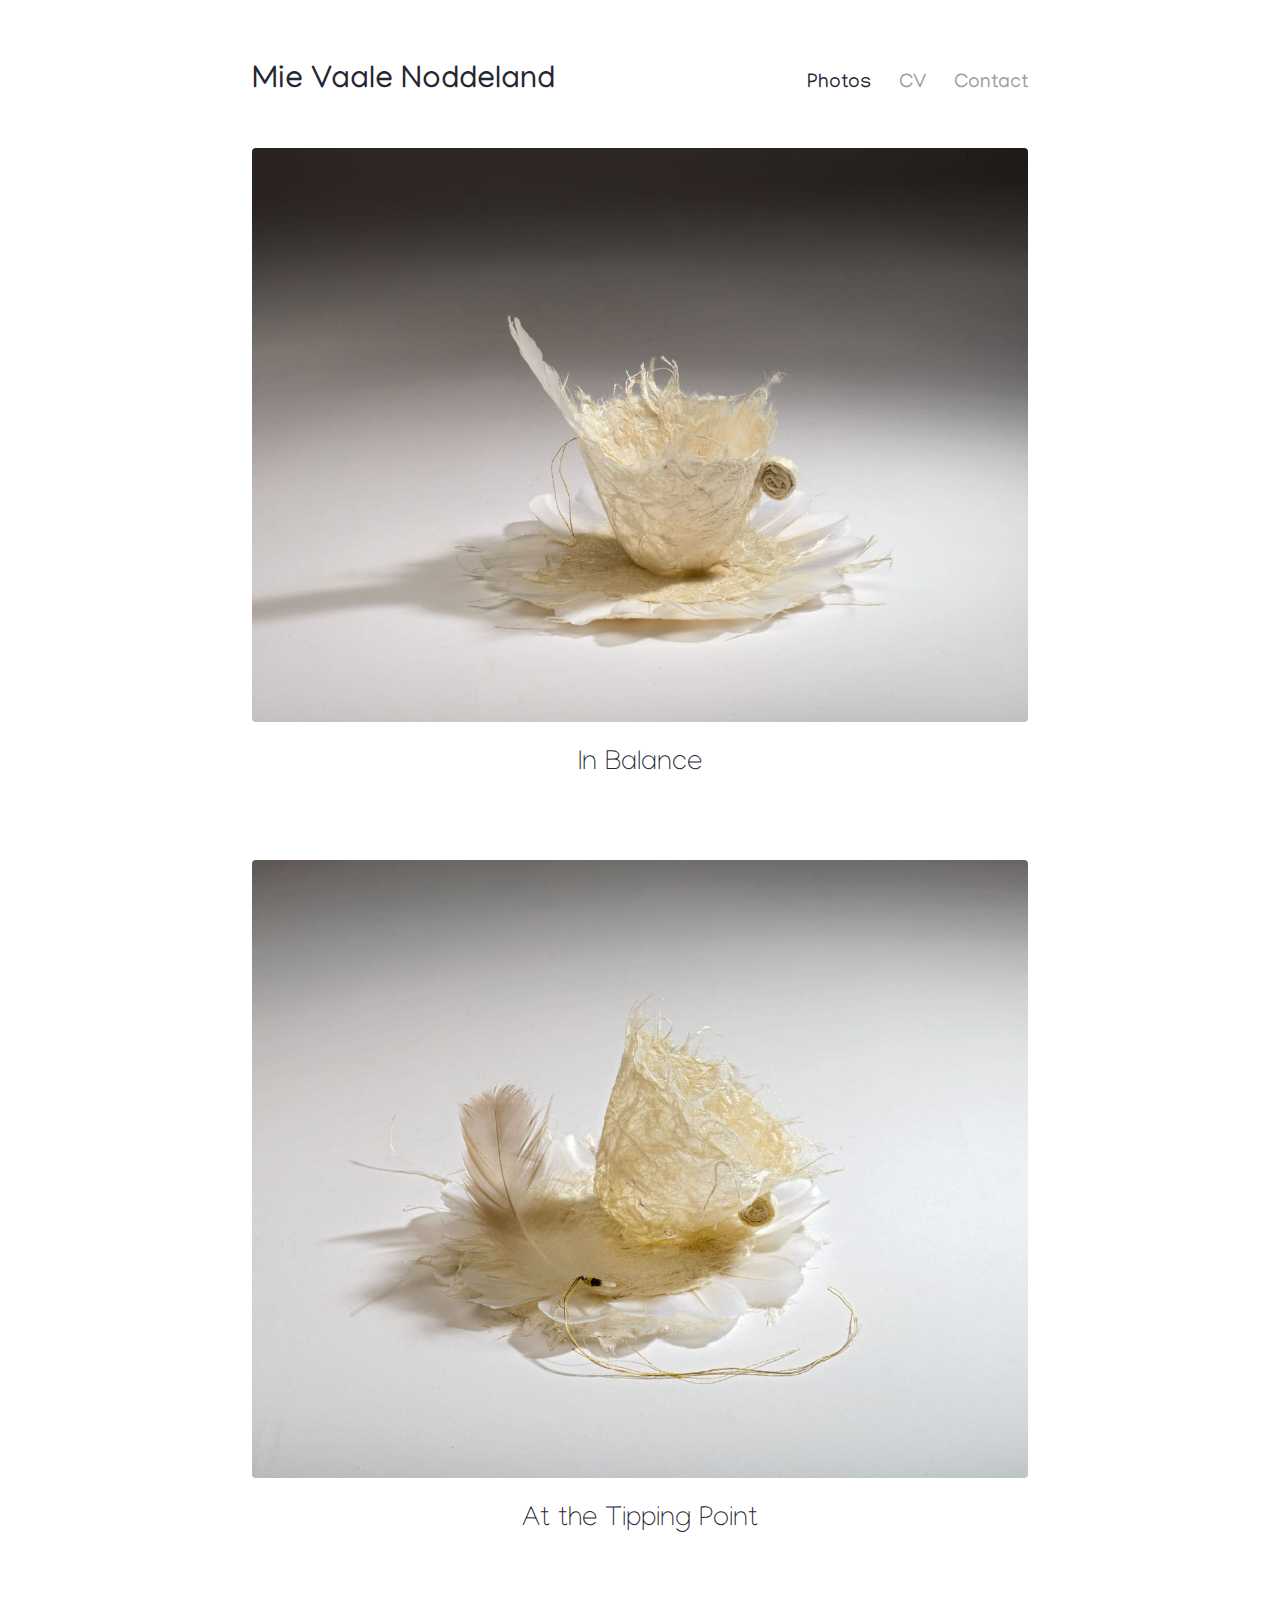
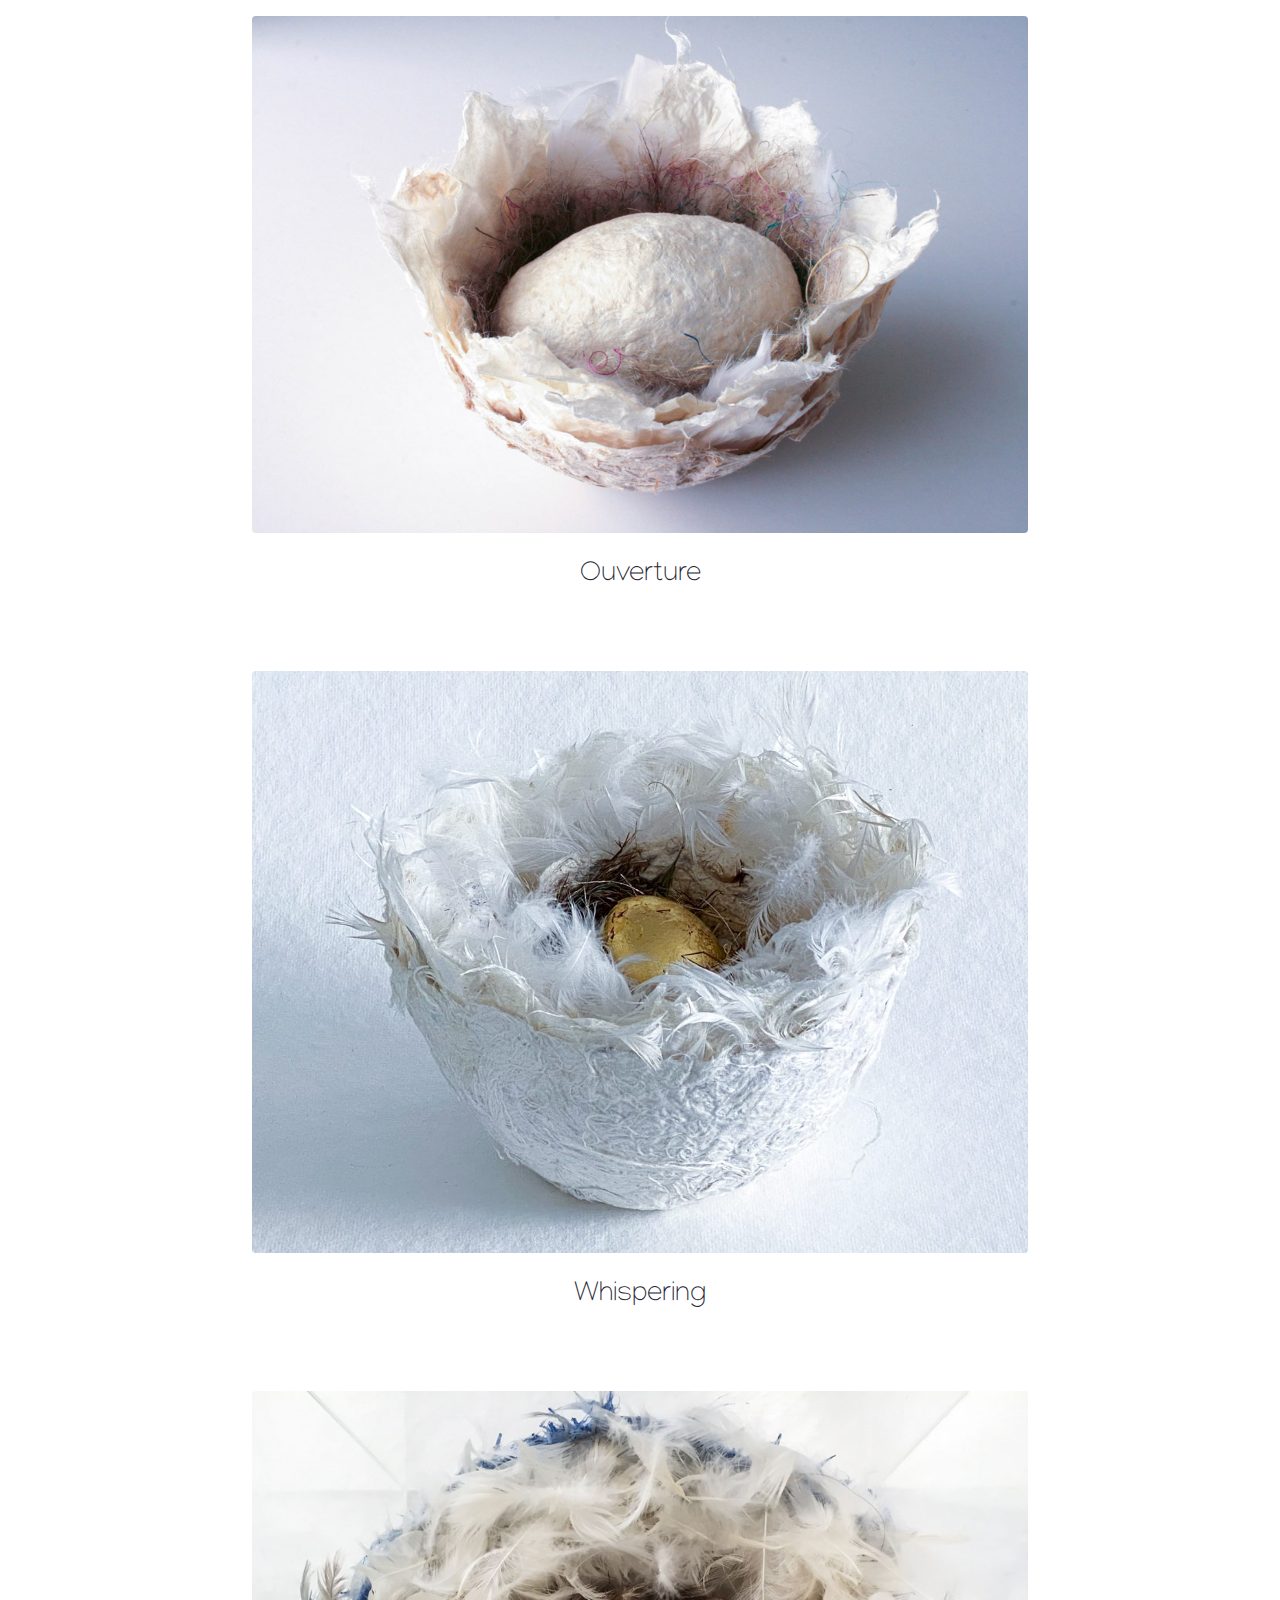
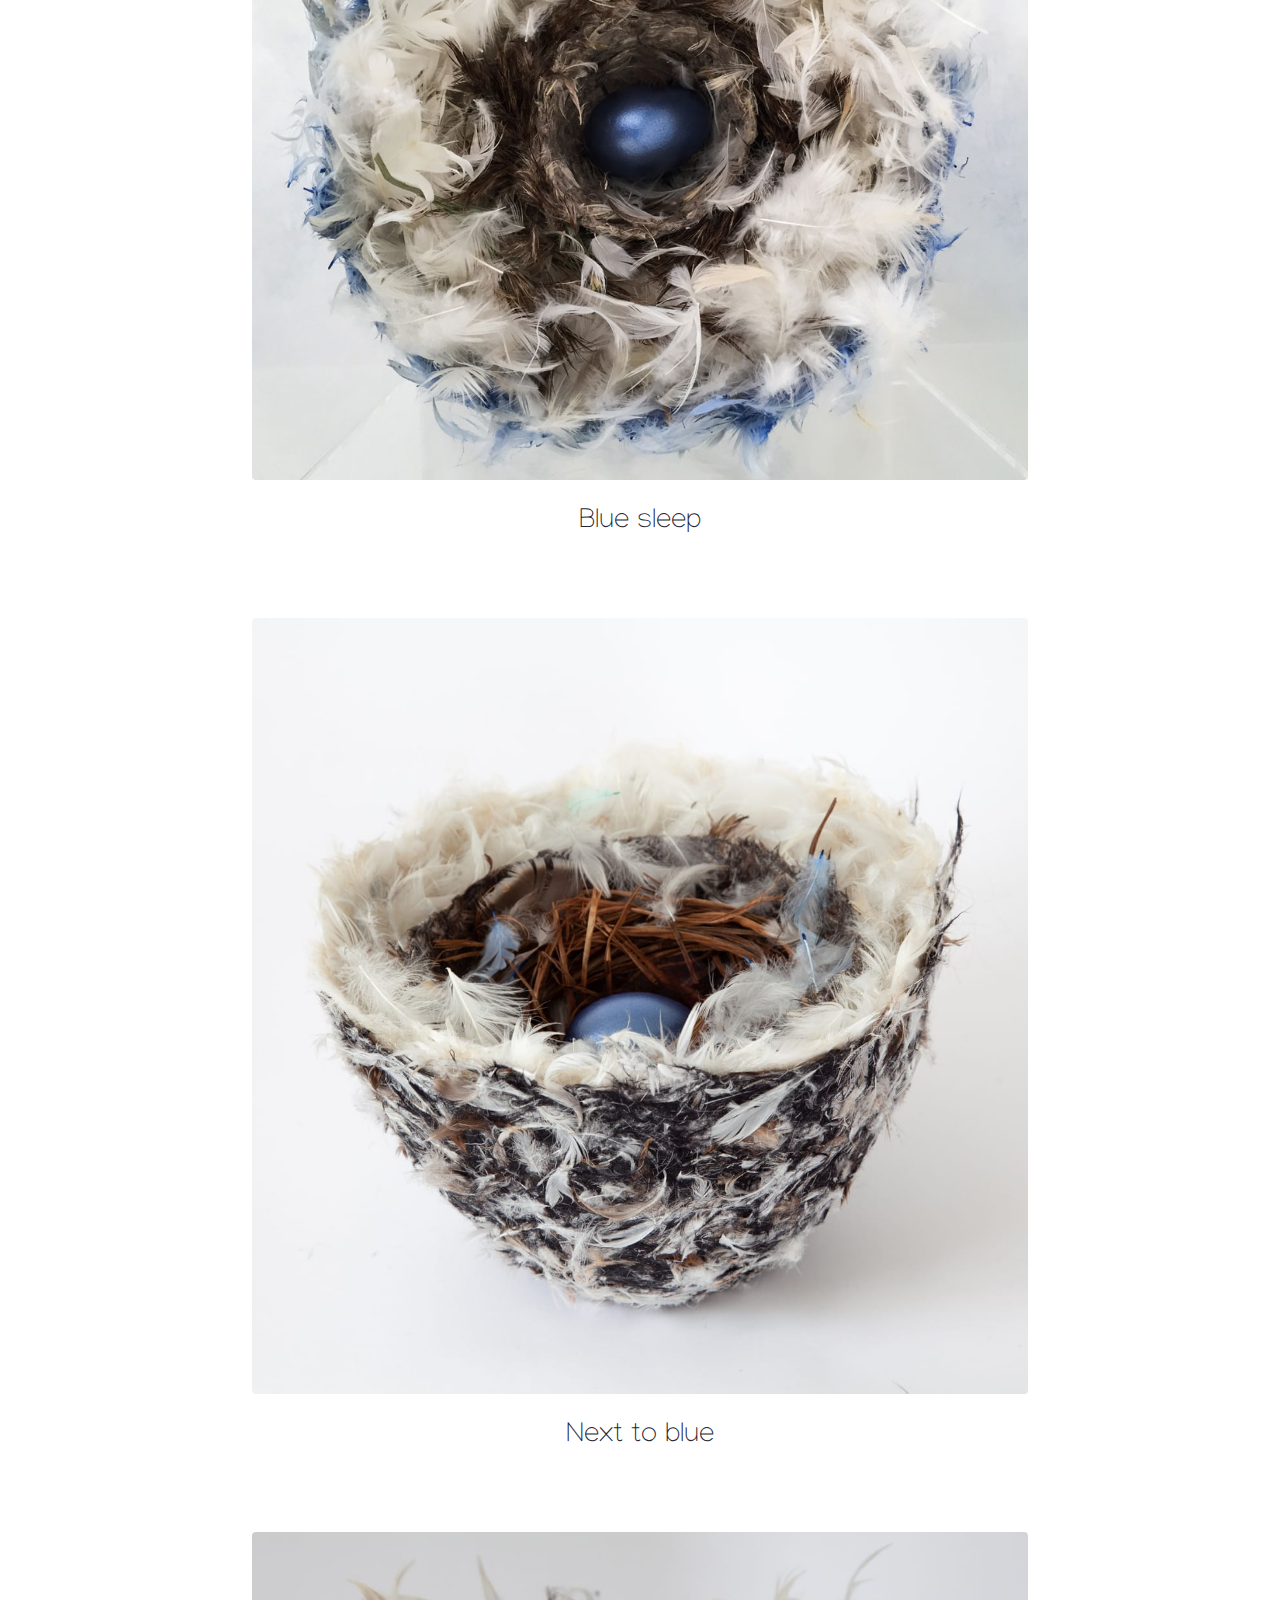
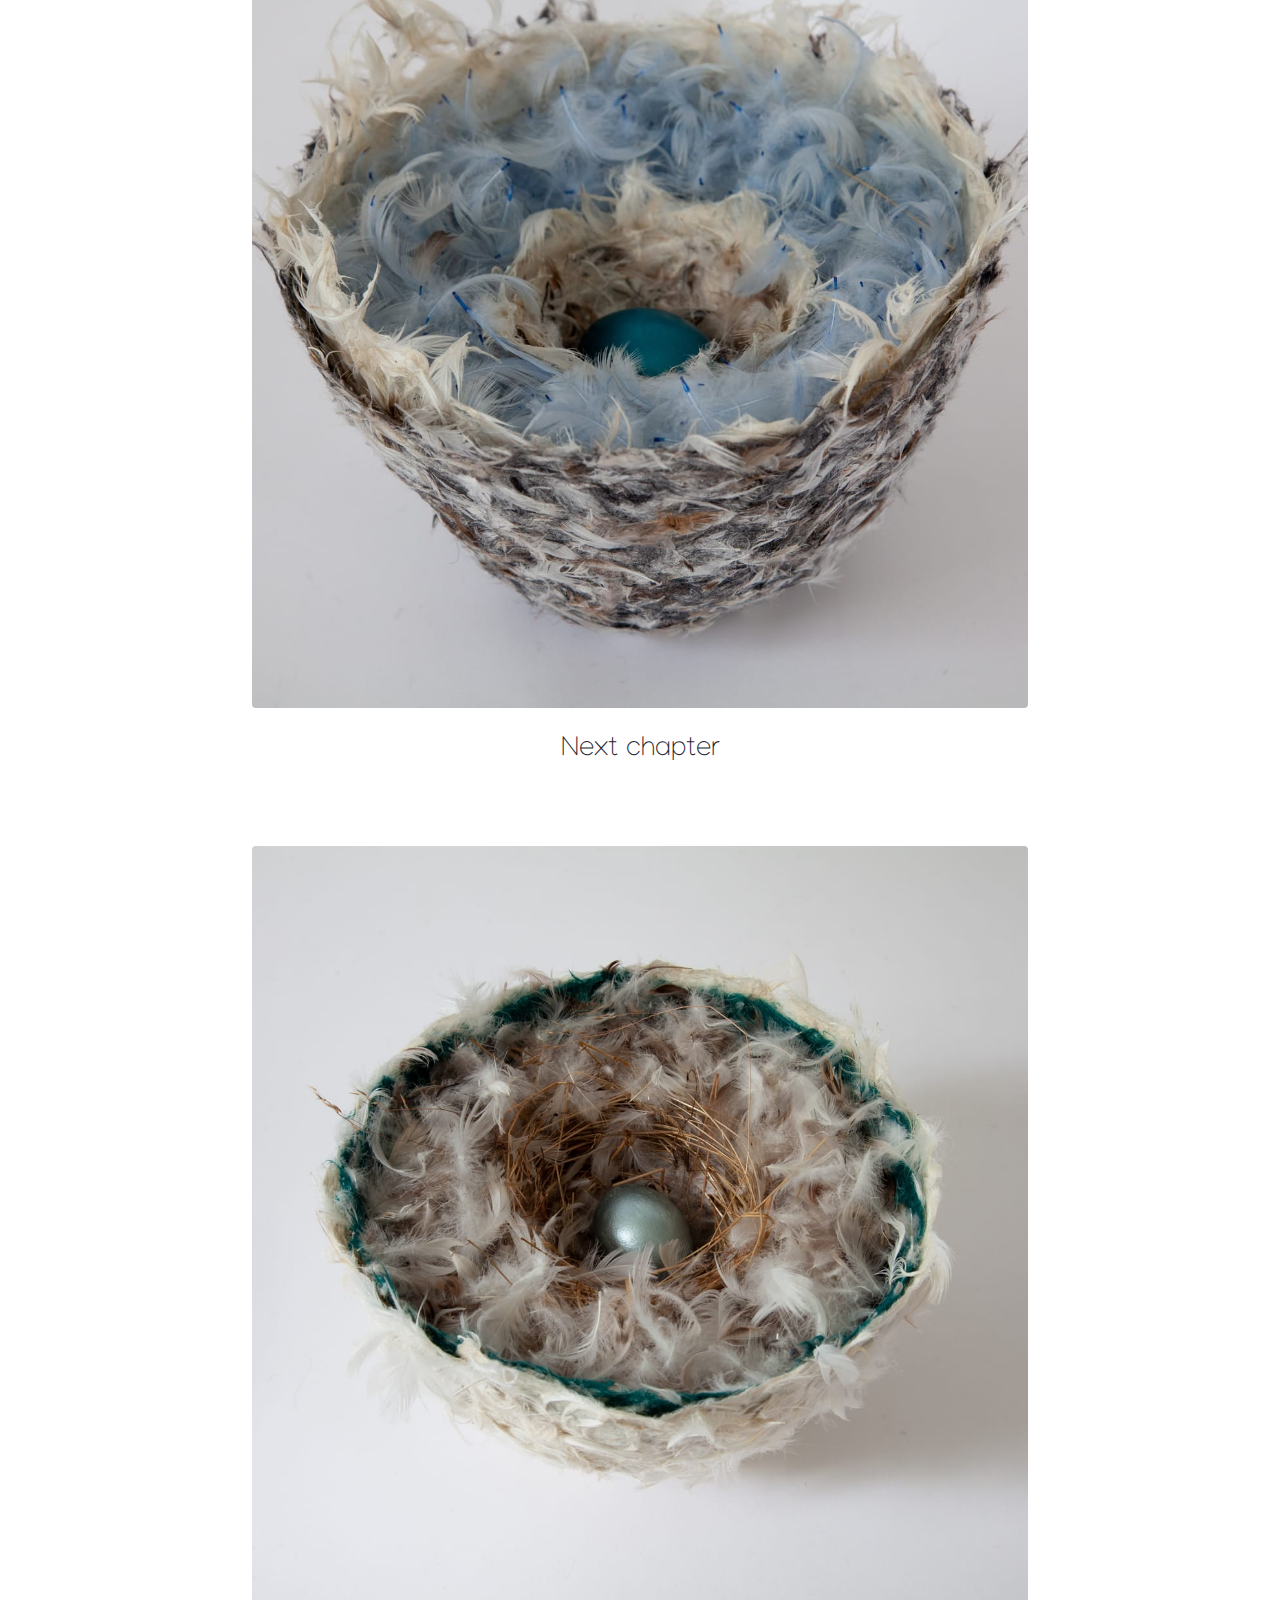
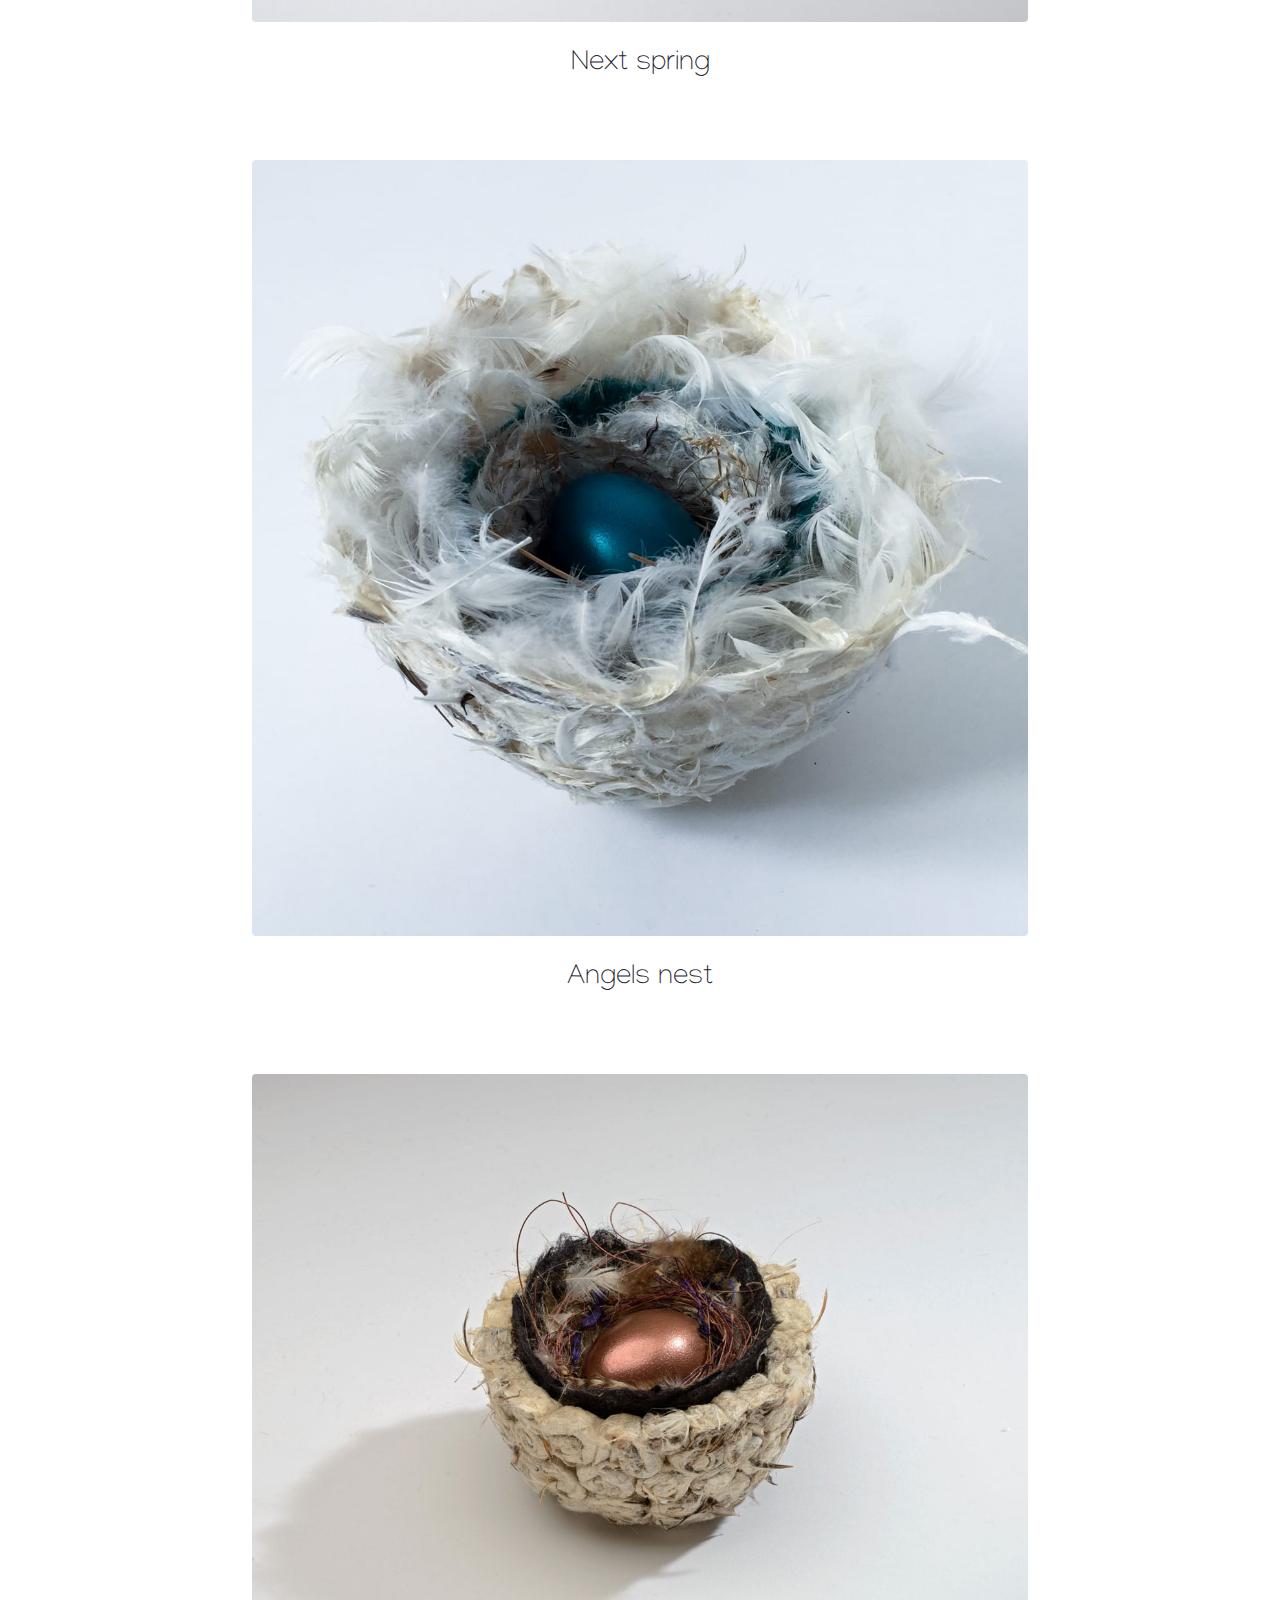
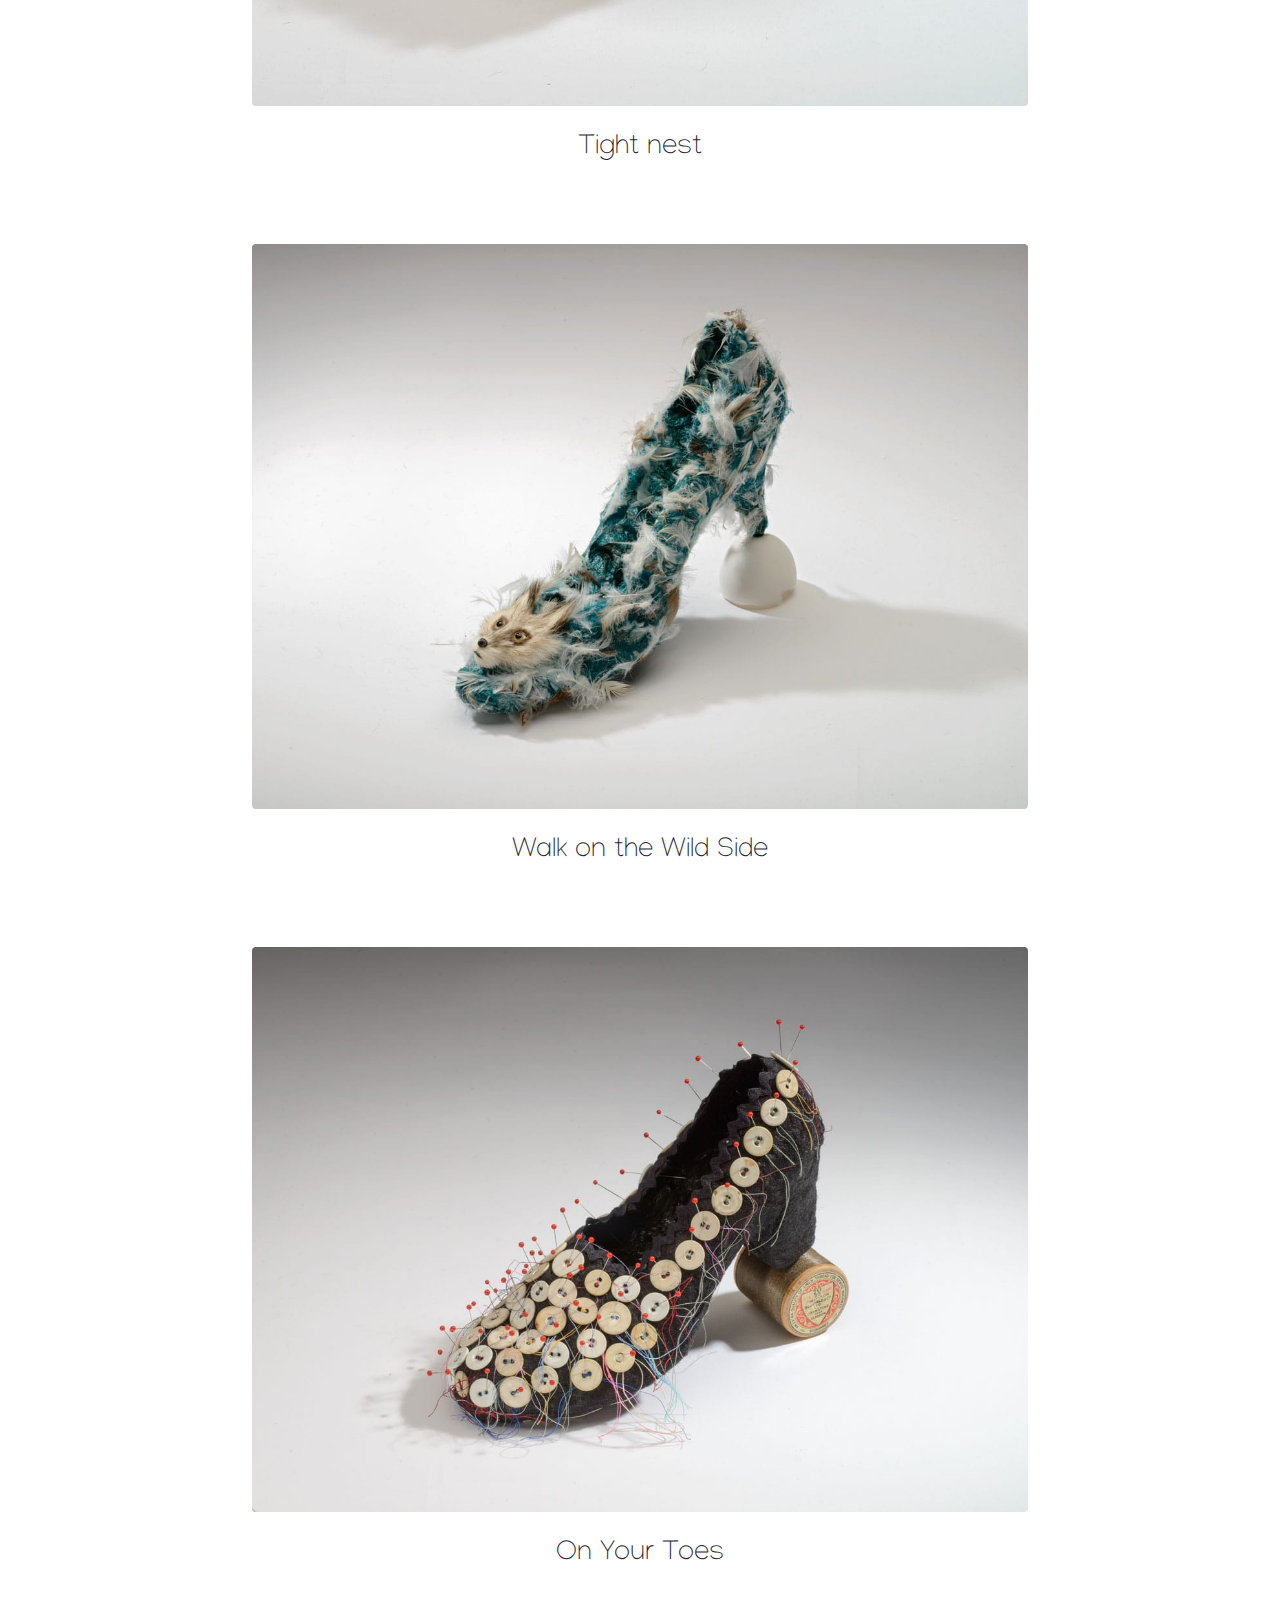
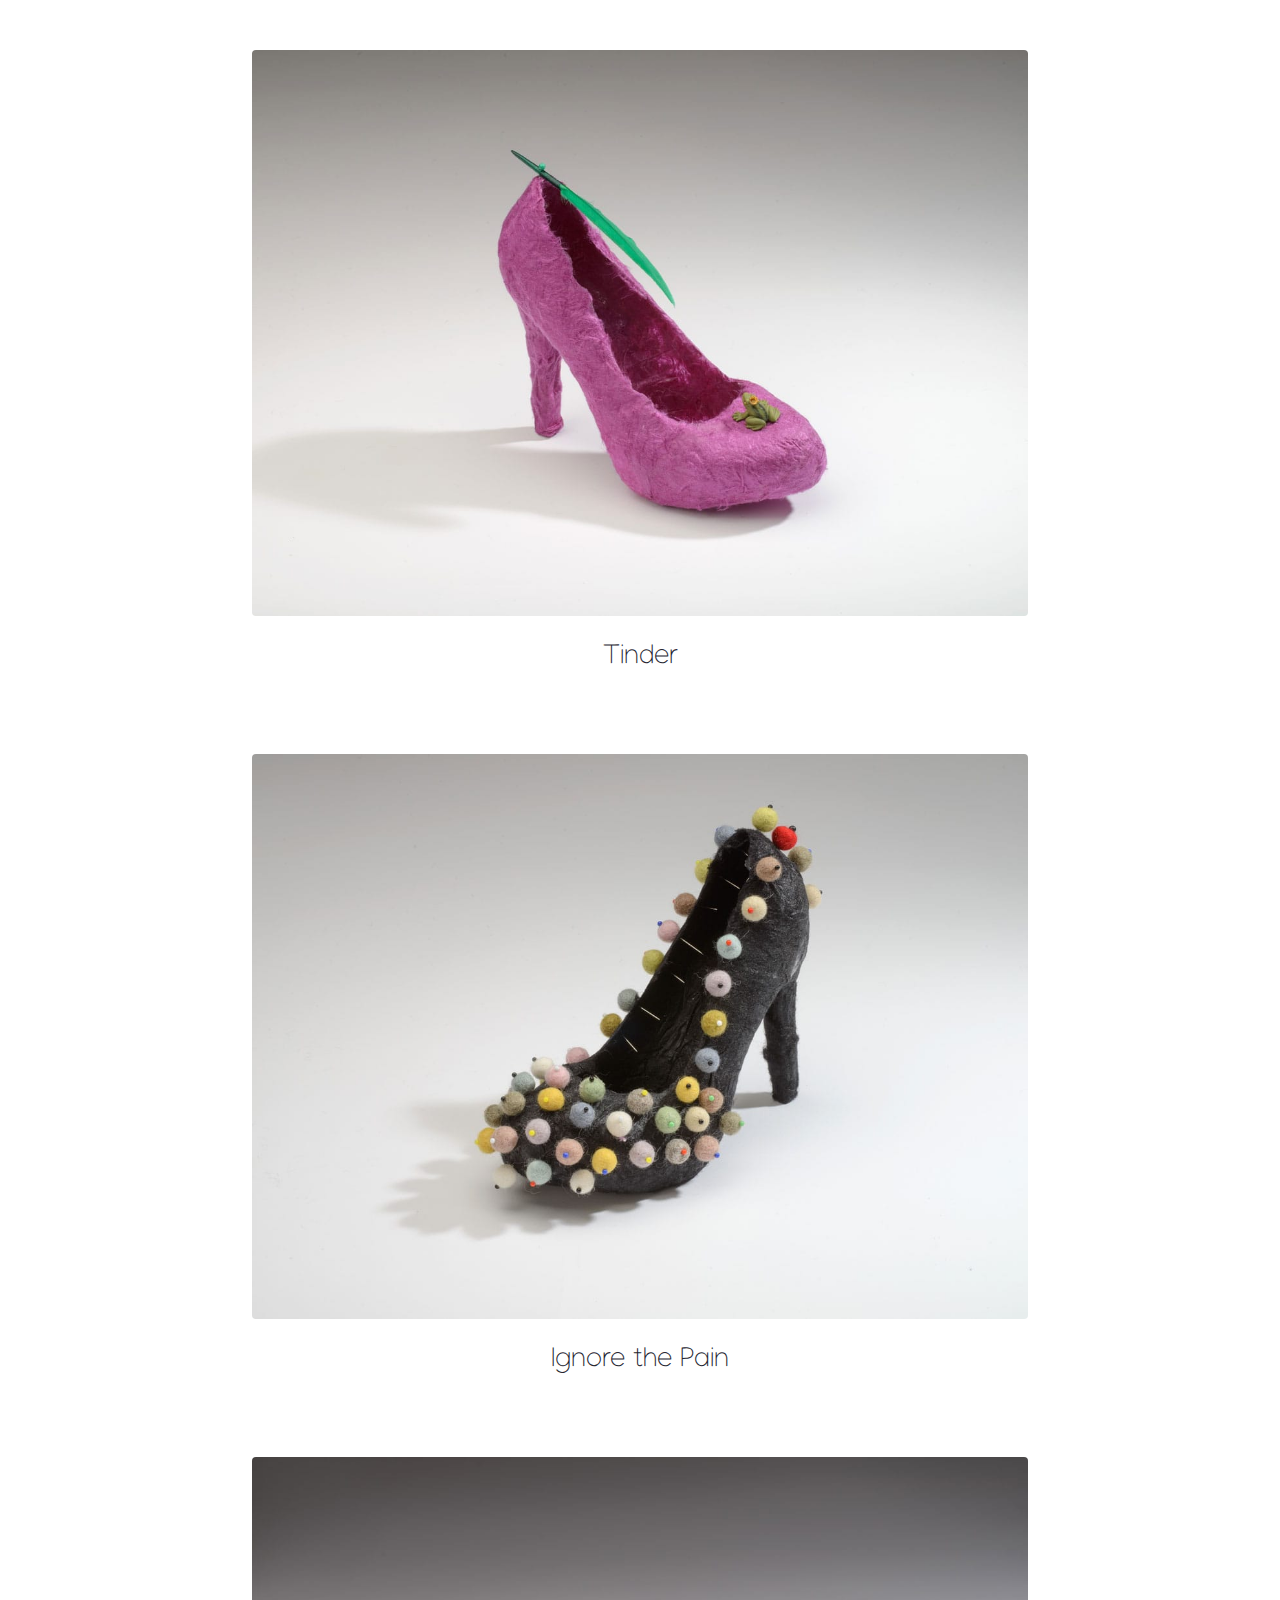
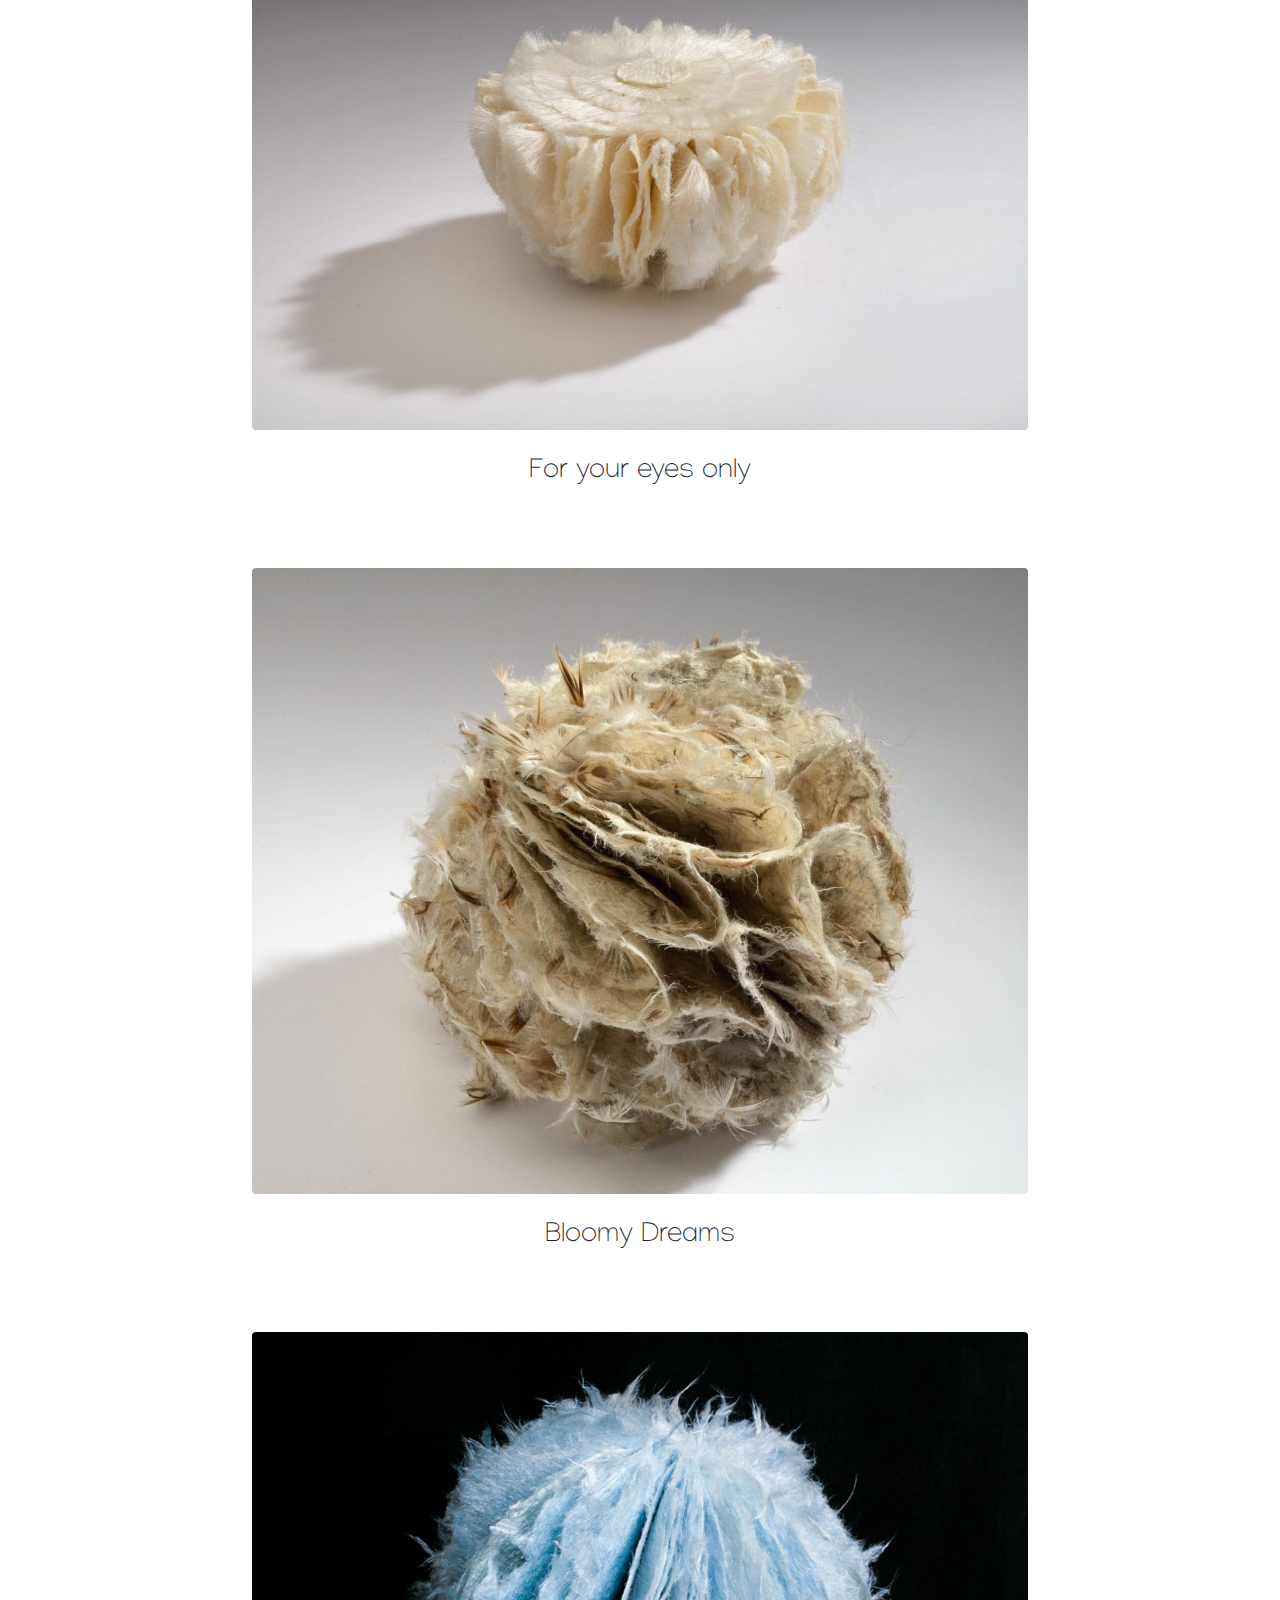
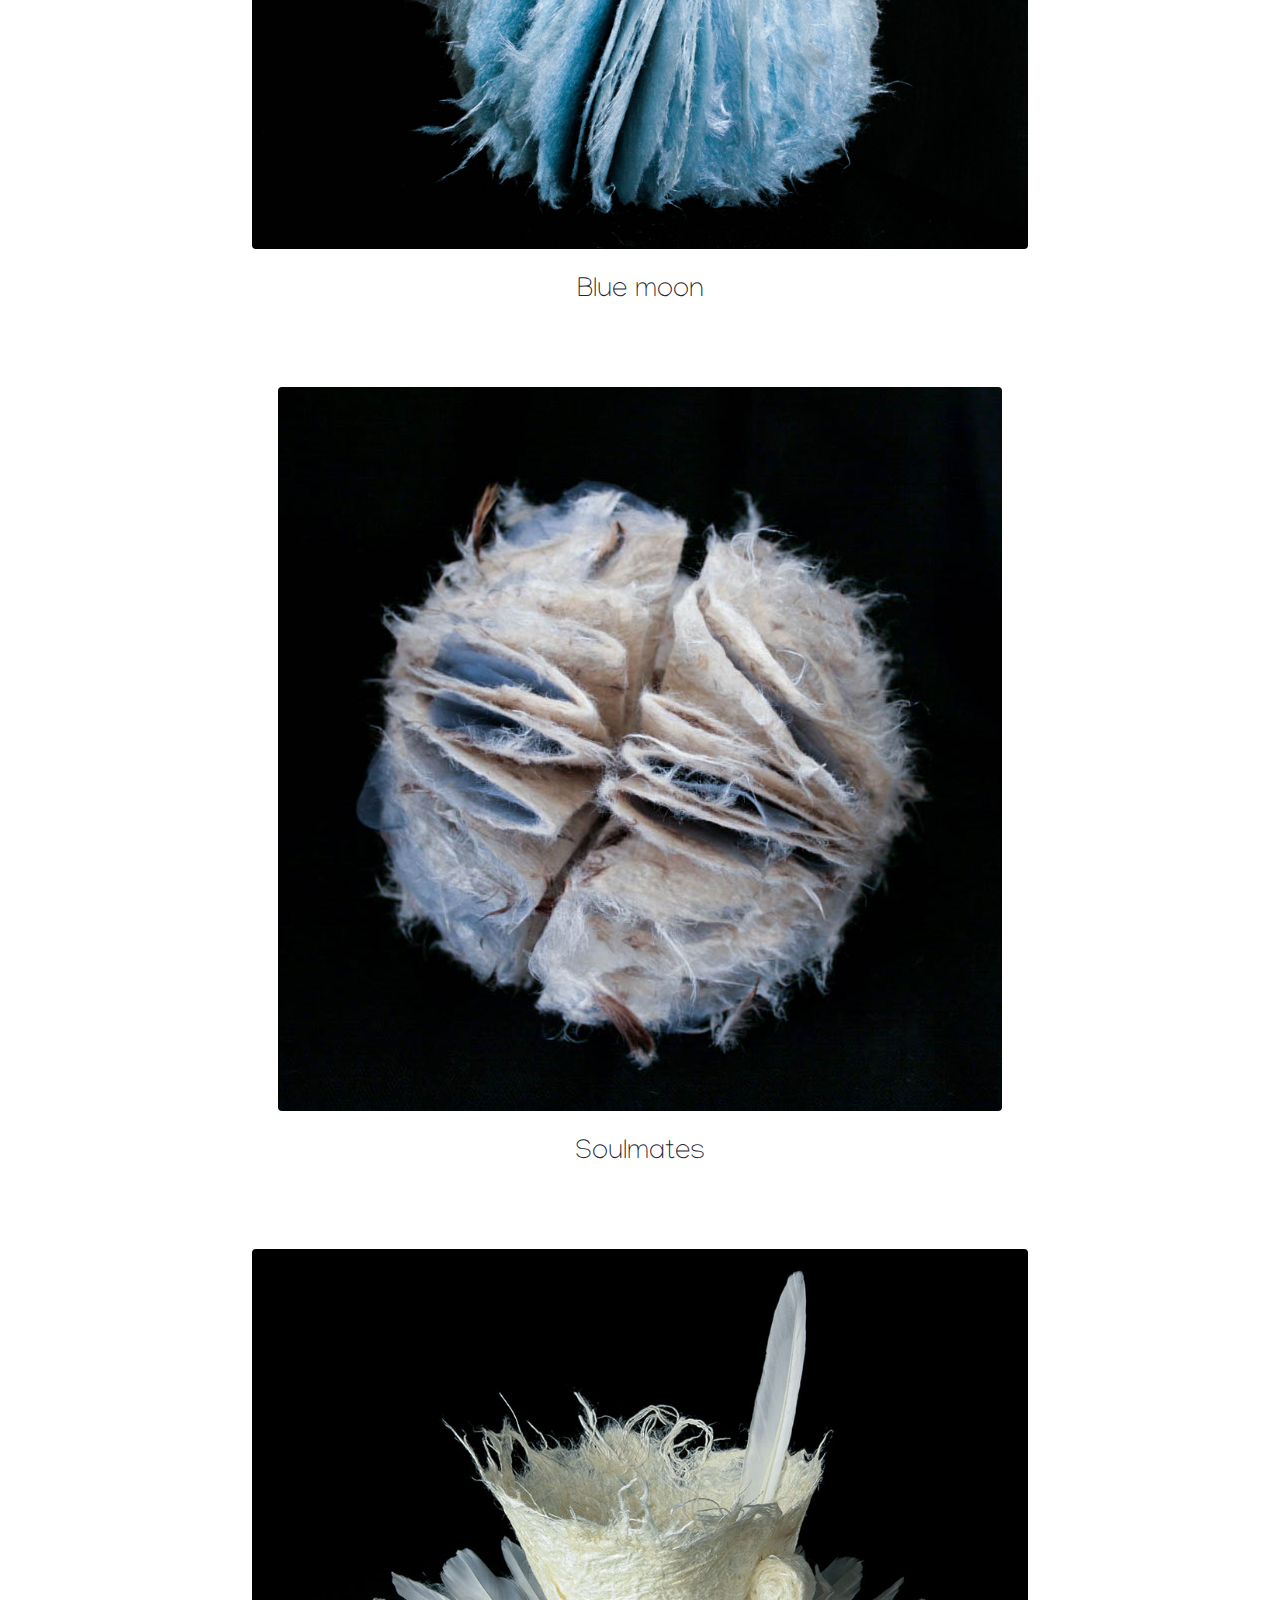
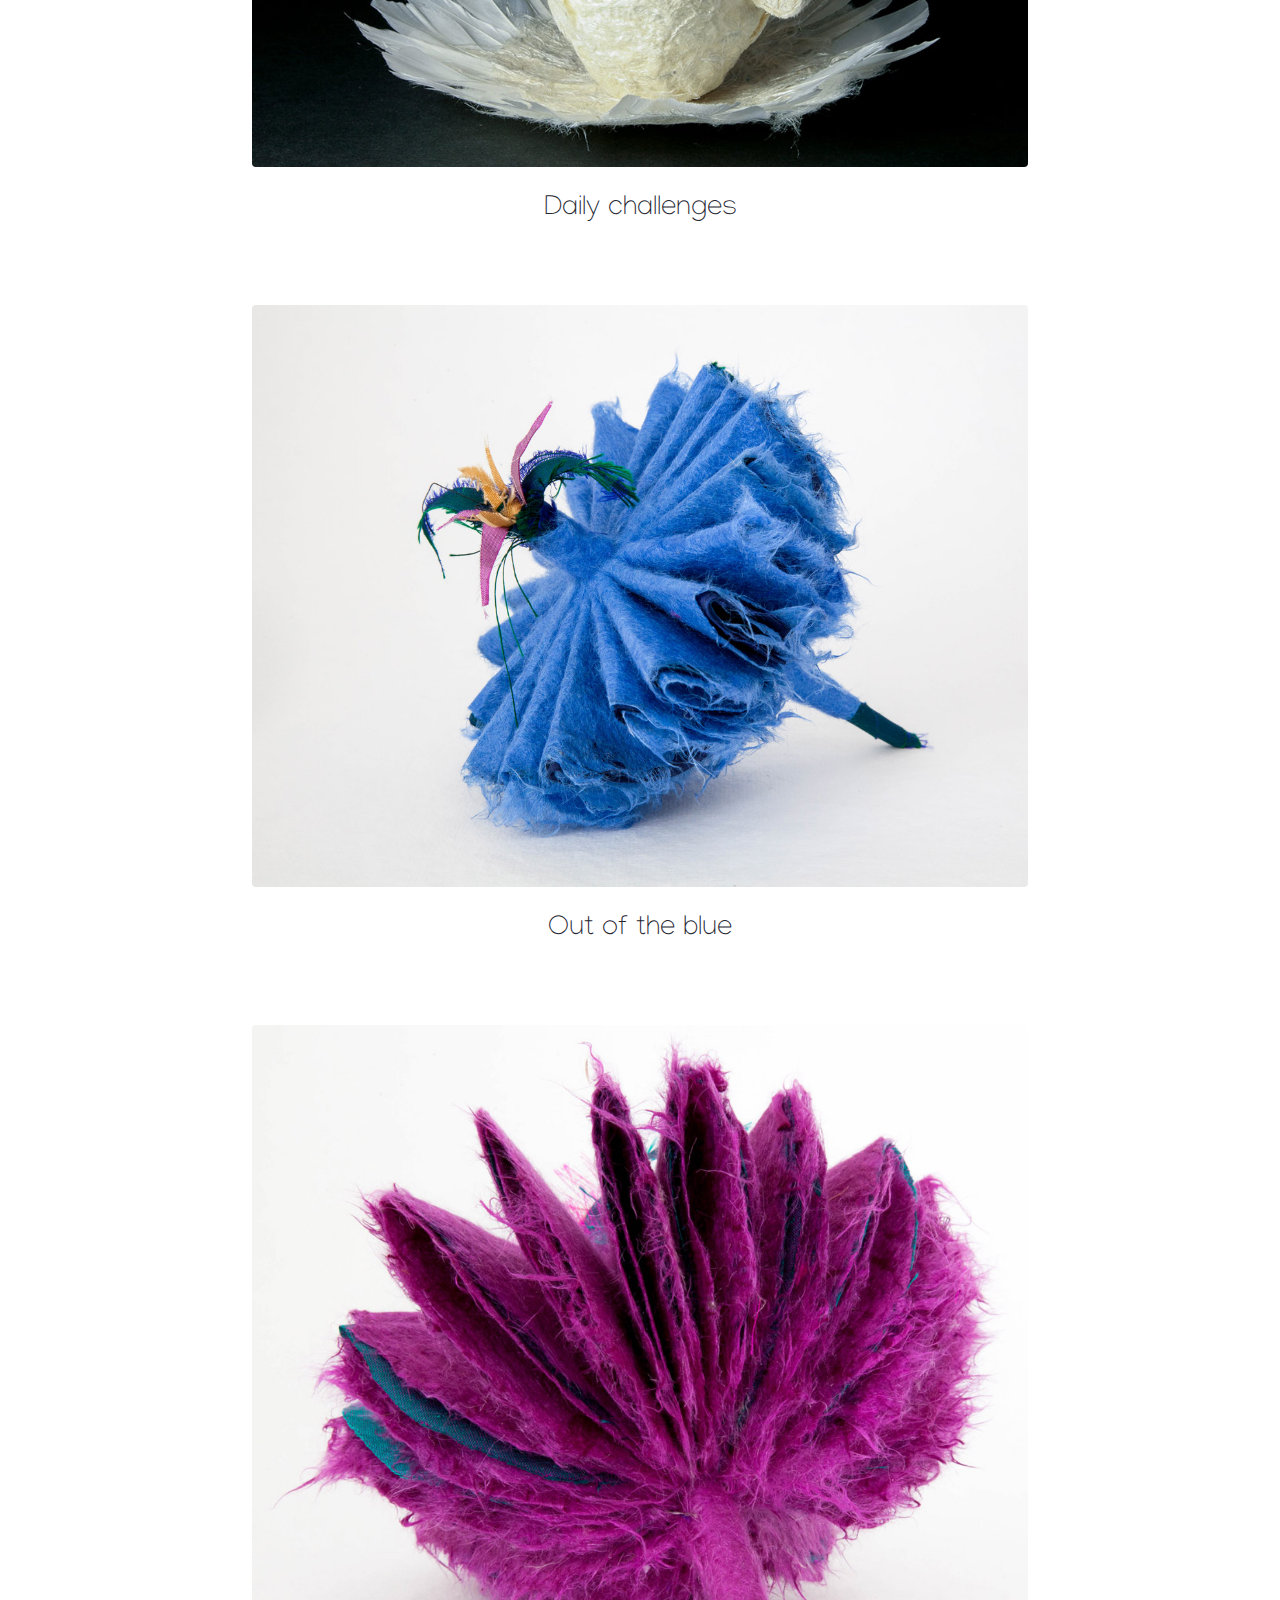
<file: index.html>
<!DOCTYPE html>
<html lang="en">
  <head>
    <meta charset="UTF-8" />
    <meta name="viewport" content="width=device-width, initial-scale=1.0" />
    <meta http-equiv="X-UA-Compatible" content="ie=edge" />
    <title>Mie Vaale Noddeland</title>
    <link rel="stylesheet" href="style.css" />
    <link
      href="https://fonts.googleapis.com/css?family=Manjari:100,400,700&display=swap"
      rel="stylesheet"
    />
    <!-- Global site tag (gtag.js) - Google Analytics -->
    <script
      async
      src="https://www.googletagmanager.com/gtag/js?id=UA-148088870-1"
    ></script>
    <script>
      window.dataLayer = window.dataLayer || [];
      function gtag() {
        dataLayer.push(arguments);
      }
      gtag("js", new Date());

      gtag("config", "UA-148088870-1");
    </script>
  </head>
  <body>
    <nav data-main-nav class="nav-wrap">
      <div>
        <div class="nav-content-wrap">
          <div class="brand">Mie Vaale Noddeland</div>

          <div class="nav-hamburger-content">
            <a href="/" class="nav-item active">Photos</a>
            <a href="/cv.html" class="nav-item">CV</a>
            <a href="/contact.html" class="nav-item">Contact</a>
          </div>

          <div class="nav-sm">
            <button data-nav-button class="nav-hamburger-button">
              <img src="img/icon-menu.svg" alt="Main menu" />
            </button>
          </div>
        </div>
      </div>
      <div class="nav-sm nav-content">
        <a href="/" class="nav-item active">Photos</a>
        <a href="/cv.html" class="nav-item">CV</a>
        <a href="/contact.html" class="nav-item">Contact</a>
      </div>
    </nav>
    <div class="wrap">
      <div class="art-wrap">
        <img loading="lazy" src="img/in-balance.jpg" />
        <p>In Balance</p>
      </div>
      <div class="art-wrap">
        <img loading="lazy" src="img/at-the-tipping-point.jpg" />
        <p>At the Tipping Point</p>
      </div>
      <div class="art-wrap">
        <img loading="lazy" src="img/group-1/ouverture.jpg" />
        <p>Ouverture</p>
      </div>
      <div class="art-wrap">
        <img loading="lazy" src="img/whispering.jpg" />
        <p>Whispering</p>
      </div>
      <div class="art-wrap">
        <img loading="lazy" src="img/blue-sleep.jpg" />
        <p>Blue sleep</p>
      </div>
      <div class="art-wrap">
        <img loading="lazy" src="img/next-to-blue.jpg" />
        <p>Next to blue</p>
      </div>
      <div class="art-wrap">
        <img loading="lazy" src="img/next-chapter.jpg" />
        <p>Next chapter</p>
      </div>
      <div class="art-wrap">
        <img loading="lazy" src="img/next-spring.jpg" />
        <p>Next spring</p>
      </div>
      <div class="art-wrap">
        <img loading="lazy" src="img/angels-nest.jpg" />
        <p>Angels nest</p>
      </div>
      <div class="art-wrap">
        <img loading="lazy" src="img/tight-nest.jpg" />
        <p>Tight nest</p>
      </div>
      <div class="art-wrap">
        <img loading="lazy" src="img/walk-on-the-wild-side.jpg" />
        <p>Walk on the Wild Side</p>
      </div>
      <div class="art-wrap">
        <img loading="lazy" src="img/on-your-toes.jpg" />
        <p>On Your Toes</p>
      </div>
      <div class="art-wrap">
        <img loading="lazy" src="img/tinder.jpg" />
        <p>Tinder</p>
      </div>
      <div class="art-wrap">
        <img loading="lazy" src="img/ignore-the-pain.jpg" />
        <p>Ignore the Pain</p>
      </div>
      <div class="art-wrap">
        <img loading="lazy" src="img/group-3/for-your-eyes-only.jpg" />
        <p>For your eyes only</p>
      </div>
      <div class="art-wrap">
        <img loading="lazy" src="img/bloomy-dreams.jpg" />
        <p>Bloomy Dreams</p>
      </div>
      <div class="art-wrap">
        <img loading="lazy" src="img/group-2/blue-moon.jpg" />
        <p>Blue moon</p>
      </div>
      <div class="art-wrap">
        <img loading="lazy" src="img/group-2/soulmates.jpg" />
        <p>Soulmates</p>
      </div>
      <div class="art-wrap">
        <img loading="lazy" src="img/daily-challenges.jpg" />
        <p>Daily challenges</p>
      </div>
      <div class="art-wrap">
        <img loading="lazy" src="img/group-4/out-of-the-blue.jpg" />
        <p>Out of the blue</p>
      </div>
      <div class="art-wrap">
        <img loading="lazy" src="img/group-4/congratulation.jpg" />
        <p>Congratulation</p>
      </div>
      <div class="art-wrap">
        <img loading="lazy" src="img/birth-of-a-rainbow.jpg" />
        <p>Birth of a rainbow</p>
      </div>
      <div class="art-wrap">
        <img loading="lazy" src="img/group-5/coastline.jpg" />
        <p>Coastline</p>
      </div>
      <div class="art-wrap">
        <img loading="lazy" src="img/group-5/shallow-water.jpg" />
        <p>Shallow water</p>
      </div>
      <div class="art-wrap">
        <img loading="lazy" src="img/group-5/shallow-water-detail.jpg" />
        <p>Shallow water (detail)</p>
      </div>
      <div class="art-wrap">
        <img loading="lazy" src="img/group-5/life-on-the-shore-1.jpg" />
        <p>Life on the shore</p>
      </div>
      <div class="art-wrap">
        <img loading="lazy" src="img/group-5/life-on-the-shore-3.jpg" />
        <p>Life on the shore</p>
      </div>
      <div class="art-wrap">
        <img loading="lazy" src="img/group-5/life-on-the-shore-2.jpg" />
        <p>Life on the shore (detail)</p>
      </div>
      <div class="art-wrap">
        <img loading="lazy" src="img/non-stop.jpg" />
        <p>Non Stop</p>
      </div>
      <div class="art-wrap">
        <img loading="lazy" src="img/curly-wool.jpg" />
        <p>Curly Wool</p>
      </div>
      <div class="art-wrap">
        <img
        loading="lazy"
        src="img/group-6/empty-boxes-full-of-memories-x3.jpg"
        />
        <p>Empty boxes full of memories</p>
      </div>
      <div class="art-wrap">
        <img
          loading="lazy"
          src="img/group-6/empty-box-full-of-memories-detail.jpg"
        />
        <p>Empty box full of memories (detail)</p>
      </div>
      <div class="art-wrap">
        <img loading="lazy" src="img/think-tanks.jpg" />
        <p>Think Tanks</p>
      </div>
      <div class="art-wrap">
        <img loading="lazy" src="img/silk-treats.jpg" />
        <p>Silk Treats</p>
      </div>
      <div class="art-wrap">
        <img loading="lazy" src="img/bliss-of-heaven.jpg" />
        <p>Bliss of Heaven</p>
      </div>
      <div class="art-wrap">
        <img loading="lazy" src="img/rough-message.jpg" />
        <p>Rough Message</p>
      </div>
      <div class="art-wrap">
        <img loading="lazy" src="img/blurred-message.jpg" />
        <p>Blurred Message</p>
      </div>
    </div>
    <script src="main.js"></script>
  </body>
</html>
</file>
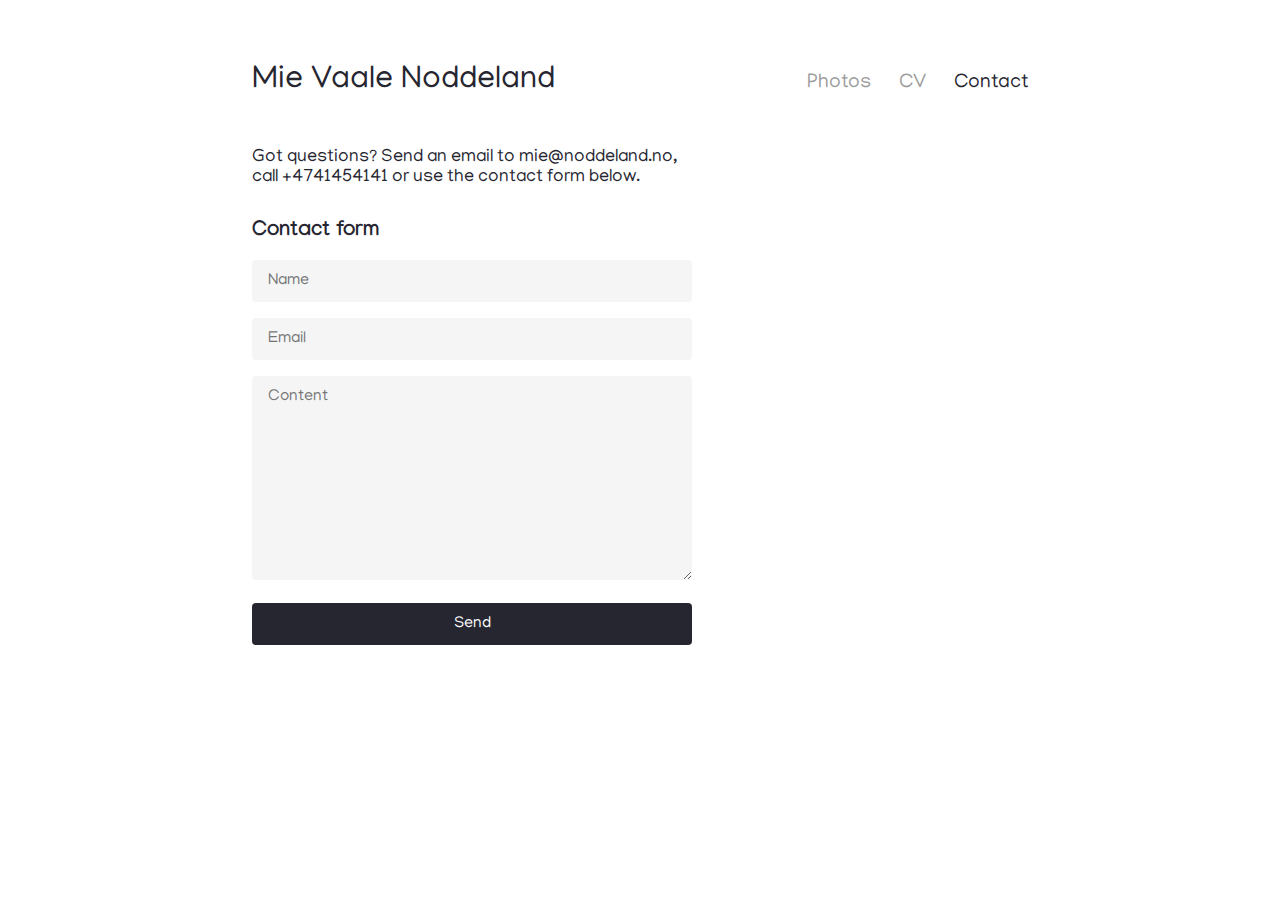
<file: contact.html>
<!DOCTYPE html>
<html lang="en">
  <head>
    <meta charset="UTF-8" />
    <meta name="viewport" content="width=device-width, initial-scale=1.0" />
    <meta http-equiv="X-UA-Compatible" content="ie=edge" />
    <title>Contact | Mie Vaale Noddeland</title>
    <link rel="stylesheet" href="style.css" />
    <link
      href="https://fonts.googleapis.com/css?family=Manjari:100,400,700&display=swap"
      rel="stylesheet"
    />
    <!-- Global site tag (gtag.js) - Google Analytics -->
    <script
      async
      src="https://www.googletagmanager.com/gtag/js?id=UA-148088870-1"
    ></script>
    <script>
      window.dataLayer = window.dataLayer || [];
      function gtag() {
        dataLayer.push(arguments);
      }
      gtag("js", new Date());

      gtag("config", "UA-148088870-1");
    </script>
  </head>
  <body>
    <nav data-main-nav class="nav-wrap">
      <div>
        <div class="nav-content-wrap">
          <div class="brand">Mie Vaale Noddeland</div>

          <div class="nav-hamburger-content">
            <a href="/" class="nav-item">Photos</a>
            <a href="/cv.html" class="nav-item">CV</a>
            <a href="/contact.html" class="nav-item active">Contact</a>
          </div>

          <div class="nav-sm">
            <button data-nav-button class="nav-hamburger-button">
              <img src="img/icon-menu.svg" alt="Main menu" />
            </button>
          </div>
        </div>
      </div>
      <div class="nav-sm nav-content">
        <a href="/" class="nav-item">Photos</a>
        <a href="/cv.html" class="nav-item">CV</a>
        <a href="/contact.html" class="nav-item active">Contact</a>
      </div>
    </nav>
    <div class="wrap">
      <div class="form-wrap">
        <p class="contact-preamble">
          Got questions? Send an email to mie@noddeland.no, call +4741454141 or
          use the contact form below.
        </p>
        <form action="https://formspree.io/f/xrgrwgny" method="POST">
          <h3>Contact form</h3>

          <input type="text" name="name" placeholder="Name" />
          <input type="text" name="email" placeholder="Email" />
          <textarea
            name="content"
            cols="30"
            rows="10"
            placeholder="Content"
          ></textarea>
          <input type="submit" value="Send" />
        </form>
      </div>
    </div>
    <script src="main.js"></script>
  </body>
</html>
</file>
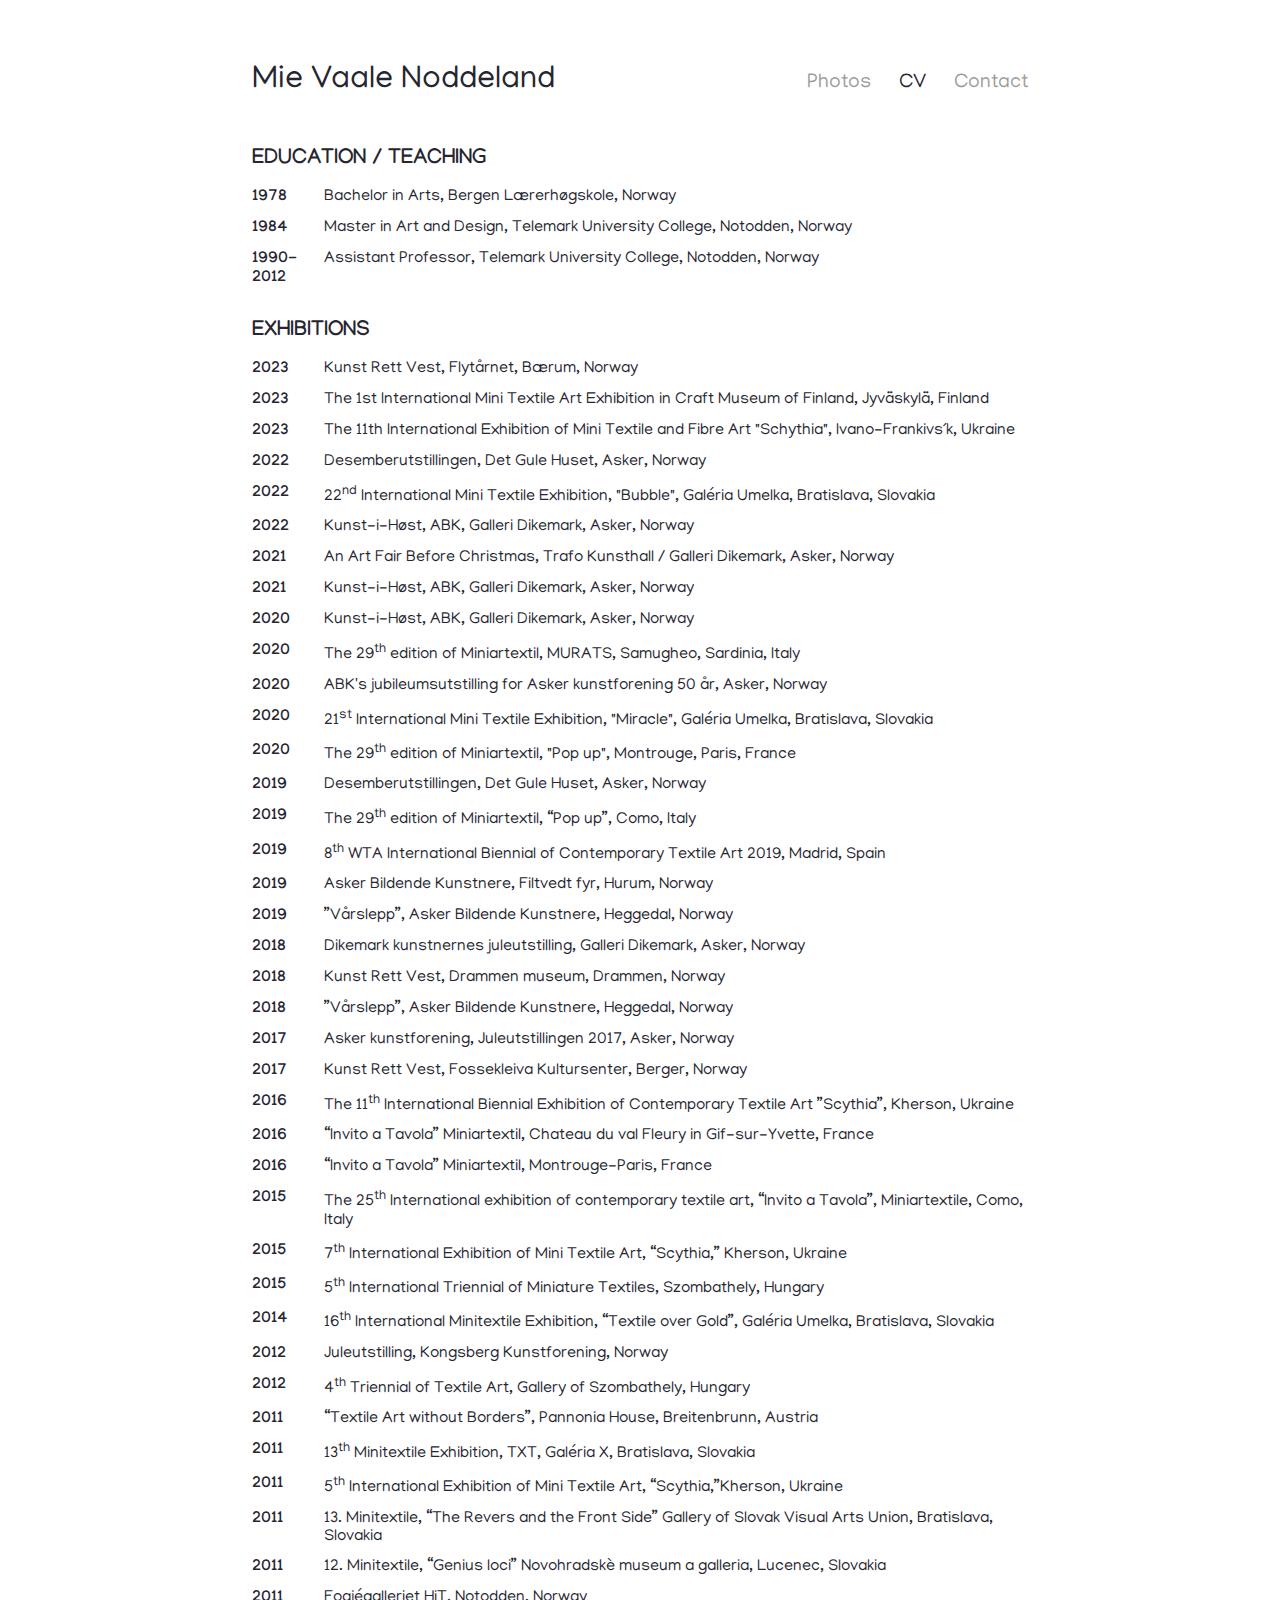
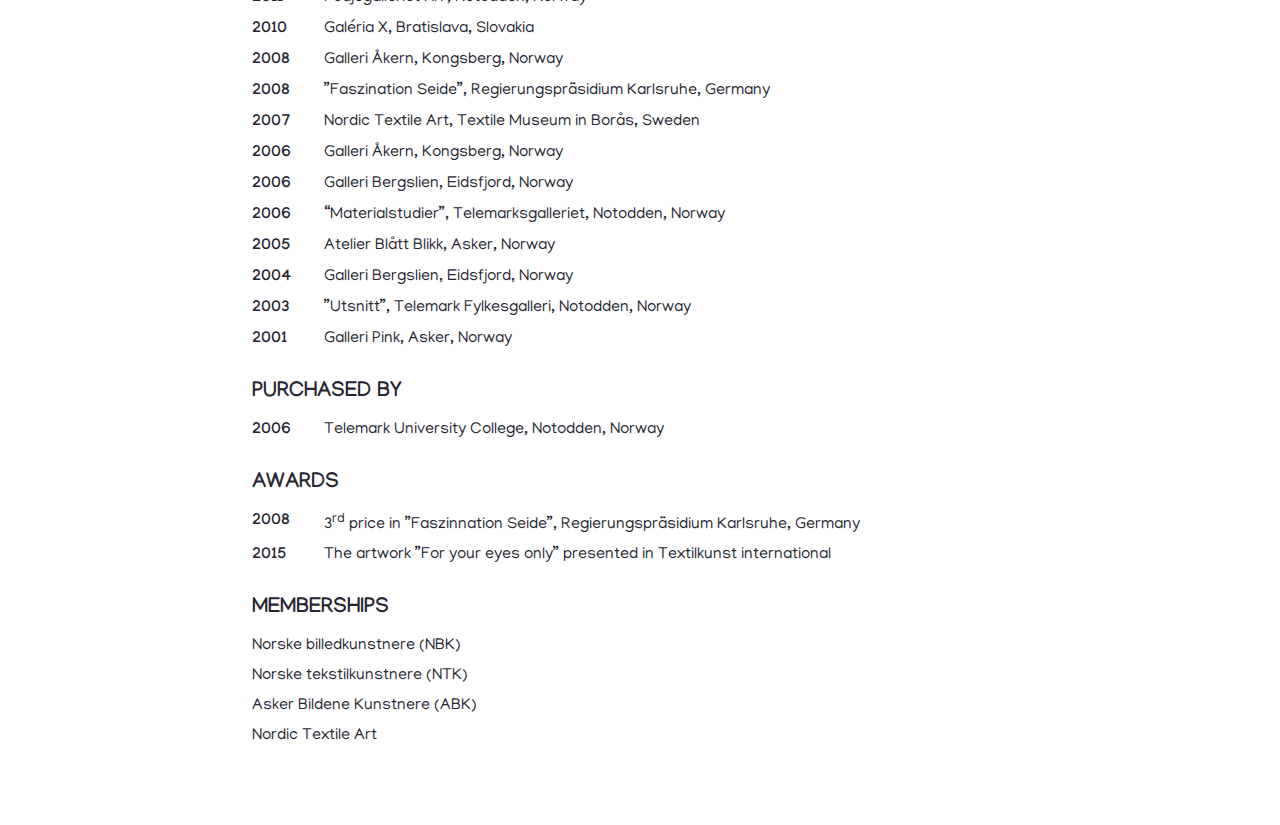
<file: cv.html>
<!DOCTYPE html>
<html lang="en">
  <head>
    <meta charset="UTF-8" />
    <meta name="viewport" content="width=device-width, initial-scale=1.0" />
    <meta http-equiv="X-UA-Compatible" content="ie=edge" />
    <title>CV | Mie Vaale Noddeland</title>
    <link rel="stylesheet" href="style.css" />
    <link
      href="https://fonts.googleapis.com/css?family=Manjari:100,400,700&display=swap"
      rel="stylesheet"
    />
    <!-- Global site tag (gtag.js) - Google Analytics -->
    <script
      async
      src="https://www.googletagmanager.com/gtag/js?id=UA-148088870-1"
    ></script>
    <script>
      window.dataLayer = window.dataLayer || [];
      function gtag() {
        dataLayer.push(arguments);
      }
      gtag("js", new Date());

      gtag("config", "UA-148088870-1");
    </script>
  </head>
  <body>
    <nav data-main-nav class="nav-wrap">
      <div>
        <div class="nav-content-wrap">
          <div class="brand">Mie Vaale Noddeland</div>

          <div class="nav-hamburger-content">
            <a href="/" class="nav-item">Photos</a>
            <a href="/cv.html" class="nav-item active">CV</a>
            <a href="/contact.html" class="nav-item">Contact</a>
          </div>

          <div class="nav-sm">
            <button data-nav-button class="nav-hamburger-button">
              <img src="img/icon-menu.svg" alt="Main menu" />
            </button>
          </div>
        </div>
      </div>
      <div class="nav-sm nav-content">
        <a href="/" class="nav-item">Photos</a>
        <a href="/cv.html" class="nav-item active">CV</a>
        <a href="/contact.html" class="nav-item">Contact</a>
      </div>
    </nav>
    <div class="wrap">
      <h3>EDUCATION / TEACHING</h3>

      <div class="line">
        <div class="time">1978</div>
        <div class="description">
          Bachelor in Arts, Bergen Lærerhøgskole, Norway
        </div>
      </div>
      <div class="line">
        <div class="time">1984</div>
        <div class="description">
          Master in Art and Design, Telemark University College, Notodden,
          Norway
        </div>
      </div>
      <div class="line">
        <div class="time">1990-2012</div>
        <div class="description">
          Assistant Professor, Telemark University College, Notodden, Norway
        </div>
      </div>

      <h3>EXHIBITIONS</h3>
      <div class="line">
        <div class="time">
          2023
        </div>
        <div class="description">
          Kunst Rett Vest, Flytårnet, Bærum, Norway
        </div>
      </div>
      <div class="line">
        <div class="time">
          2023
        </div>
        <div class="description">
          The 1st International Mini Textile Art Exhibition in Craft Museum of Finland, Jyväskylä, Finland
        </div>
      </div>
      <div class="line">
        <div class="time">
          2023
        </div>
        <div class="description">
          The 11th International Exhibition of Mini Textile and Fibre Art "Schythia", Ivano-Frankivs´k, Ukraine</div>
      </div>
      <div class="line">
        <div class="time">
          2022
        </div>
        <div class="description">
          Desemberutstillingen, Det Gule Huset, Asker, Norway
        </div>
      </div>
      <div class="line">
        <div class="time">
          2022
        </div>
        <div class="description">
          22<sup>nd</sup> International Mini Textile Exhibition, "Bubble", Galéria Umelka, Bratislava, Slovakia
        </div>
      </div>
      <div class="line">
        <div class="time">
          2022
        </div>
        <div class="description">
          Kunst-i-Høst, ABK, Galleri Dikemark, Asker, Norway
        </div>
      </div>
      <div class="line">
        <div class="time">
          2021
        </div>
        <div class="description">
          An Art Fair Before Christmas, Trafo Kunsthall / Galleri Dikemark, Asker, Norway
        </div>
      </div>
      <div class="line">
        <div class="time">
          2021
        </div>
        <div class="description">
          Kunst-i-Høst, ABK, Galleri Dikemark, Asker, Norway
        </div>
      </div>
      <div class="line">
        <div class="time">
          2020
        </div>
        <div class="description">
          Kunst-i-Høst, ABK, Galleri Dikemark, Asker, Norway
        </div>
      </div>
      <div class="line">
        <div class="time">
          2020
        </div>
        <div class="description">
          The 29<sup>th</sup> edition of Miniartextil, MURATS, Samugheo, Sardinia, Italy
        </div>
      </div>
      <div class="line">
        <div class="time">
          2020
        </div>
        <div class="description">
          ABK's jubileumsutstilling for Asker kunstforening 50 år, Asker, Norway
        </div>
      </div>
      <div class="line">
        <div class="time">
          2020
        </div>
        <div class="description">
          21<sup>st</sup> International Mini Textile Exhibition, "Miracle", Galéria Umelka, Bratislava, Slovakia
        </div>
      </div>
      <div class="line">
        <div class="time">
          2020
        </div>
        <div class="description">
          The 29<sup>th</sup> edition of Miniartextil, "Pop up", Montrouge, Paris, France
        </div>
      </div>
      <div class="line">
        <div class="time">
          2019
        </div>
        <div class="description">
          Desemberutstillingen, Det Gule Huset, Asker, Norway
        </div>
      </div>
      <div class="line">
        <div class="time">
          2019
        </div>
        <div class="description">
          The 29<sup>th</sup> edition of Miniartextil, “Pop up”, Como, Italy
        </div>
      </div>
      <div class="line">
        <div class="time">
          2019
        </div>
        <div class="description">
          8<sup>th</sup> WTA International Biennial of Contemporary Textile Art 2019,
          Madrid, Spain
        </div>
      </div>
      <div class="line">
        <div class="time">
          2019
        </div>
        <div class="description">
          Asker Bildende Kunstnere, Filtvedt fyr, Hurum, Norway
        </div>
      </div>
      <div class="line">
        <div class="time">
          2019
        </div>
        <div class="description">
          ”Vårslepp”, Asker Bildende Kunstnere, Heggedal, Norway
        </div>
      </div>
      <div class="line">
        <div class="time">
          2018
        </div>
        <div class="description">
          Dikemark kunstnernes juleutstilling, Galleri Dikemark, Asker, Norway
        </div>
      </div>
      <div class="line">
        <div class="time">
          2018
        </div>
        <div class="description">
          Kunst Rett Vest, Drammen museum, Drammen, Norway
        </div>
      </div>
      <div class="line">
        <div class="time">
          2018
        </div>
        <div class="description">
          ”Vårslepp”, Asker Bildende Kunstnere, Heggedal, Norway
        </div>
      </div>
      <div class="line">
        <div class="time">
          2017
        </div>
        <div class="description">
          Asker kunstforening, Juleutstillingen 2017, Asker, Norway
        </div>
      </div>
      <div class="line">
        <div class="time">
          2017
        </div>
        <div class="description">
          Kunst Rett Vest, Fossekleiva Kultursenter, Berger, Norway
        </div>
      </div>
      <div class="line">
        <div class="time">
          2016
        </div>
        <div class="description">
          The 11<sup>th</sup> International Biennial Exhibition of Contemporary Textile Art
          ”Scythia”, Kherson, Ukraine
        </div>
      </div>
      <div class="line">
        <div class="time">
          2016
        </div>
        <div class="description">
          “Invito a Tavola” Miniartextil, Chateau du val Fleury in
          Gif-sur-Yvette, France
        </div>
      </div>
      <div class="line">
        <div class="time">
          2016
        </div>
        <div class="description">
          “Invito a Tavola” Miniartextil, Montrouge-Paris, France
        </div>
      </div>
      <div class="line">
        <div class="time">
          2015
        </div>
        <div class="description">
          The 25<sup>th</sup> International exhibition of contemporary textile art, “Invito
          a Tavola”, Miniartextile, Como, Italy
        </div>
      </div>
      <div class="line">
        <div class="time">
          2015
        </div>
        <div class="description">
          7<sup>th</sup> International Exhibition of Mini Textile Art, “Scythia,” Kherson,
          Ukraine
        </div>
      </div>
      <div class="line">
        <div class="time">
          2015
        </div>
        <div class="description">
          5<sup>th</sup> International Triennial of Miniature Textiles, Szombathely,
          Hungary
        </div>
      </div>
      <div class="line">
        <div class="time">
          2014
        </div>
        <div class="description">
          16<sup>th</sup> International Minitextile Exhibition, “Textile over Gold”,
          Galéria Umelka, Bratislava, Slovakia
        </div>
      </div>
      <div class="line">
        <div class="time">
          2012
        </div>
        <div class="description">
          Juleutstilling, Kongsberg Kunstforening, Norway
        </div>
      </div>
      <div class="line">
        <div class="time">
          2012
        </div>
        <div class="description">
          4<sup>th</sup> Triennial of Textile Art, Gallery of Szombathely, Hungary
        </div>
      </div>
      <div class="line">
        <div class="time">
          2011
        </div>
        <div class="description">
          “Textile Art without Borders”, Pannonia House, Breitenbrunn, Austria
        </div>
      </div>
      <div class="line">
        <div class="time">
          2011
        </div>
        <div class="description">
          13<sup>th</sup> Minitextile Exhibition, TXT, Galéria X, Bratislava, Slovakia
        </div>
      </div>
      <div class="line">
        <div class="time">
          2011
        </div>
        <div class="description">
          5<sup>th</sup> International Exhibition of Mini Textile Art, “Scythia,”Kherson,
          Ukraine
        </div>
      </div>
      <div class="line">
        <div class="time">
          2011
        </div>
        <div class="description">
          13. Minitextile, “The Revers and the Front Side” Gallery of Slovak
          Visual Arts Union, Bratislava, Slovakia
        </div>
      </div>
      <div class="line">
        <div class="time">
          2011
        </div>
        <div class="description">
          12. Minitextile, “Genius loci” Novohradskè museum a galleria, Lucenec,
          Slovakia
        </div>
      </div>
      <div class="line">
        <div class="time">
          2011
        </div>
        <div class="description">
          Foajégalleriet HiT, Notodden, Norway
        </div>
      </div>
      <div class="line">
        <div class="time">
          2010
        </div>
        <div class="description">
          Galéria X, Bratislava, Slovakia
        </div>
      </div>
      <div class="line">
        <div class="time">
          2008
        </div>
        <div class="description">
          Galleri Åkern, Kongsberg, Norway
        </div>
      </div>
      <div class="line">
        <div class="time">
          2008
        </div>
        <div class="description">
          ”Faszination Seide”, Regierungspräsidium Karlsruhe, Germany
        </div>
      </div>
      <div class="line">
        <div class="time">
          2007
        </div>
        <div class="description">
          Nordic Textile Art, Textile Museum in Borås, Sweden
        </div>
      </div>
      <div class="line">
        <div class="time">
          2006
        </div>
        <div class="description">
          Galleri Åkern, Kongsberg, Norway
        </div>
      </div>
      <div class="line">
        <div class="time">
          2006
        </div>
        <div class="description">
          Galleri Bergslien, Eidsfjord, Norway
        </div>
      </div>
      <div class="line">
        <div class="time">
          2006
        </div>
        <div class="description">
          “Materialstudier”, Telemarksgalleriet, Notodden, Norway
        </div>
      </div>
      <div class="line">
        <div class="time">
          2005
        </div>
        <div class="description">
          Atelier Blått Blikk, Asker, Norway
        </div>
      </div>
      <div class="line">
        <div class="time">
          2004
        </div>
        <div class="description">
          Galleri Bergslien, Eidsfjord, Norway
        </div>
      </div>
      <div class="line">
        <div class="time">
          2003
        </div>
        <div class="description">
          ”Utsnitt”, Telemark Fylkesgalleri, Notodden, Norway
        </div>
      </div>
      <div class="line">
        <div class="time">
          2001
        </div>
        <div class="description">
          Galleri Pink, Asker, Norway
        </div>
      </div>

      <h3>PURCHASED BY</h3>
      <div class="line">
        <div class="time">
          2006
        </div>
        <div class="description">
          Telemark University College, Notodden, Norway
        </div>
      </div>

      <h3>AWARDS</h3>
      <div class="line">
        <div class="time">
          2008
        </div>
        <div class="description">
          3<sup>rd</sup> price in ”Faszinnation Seide”, Regierungspräsidium Karlsruhe,
          Germany
        </div>
      </div>
      <div class="line">
        <div class="time">
          2015
        </div>
        <div class="description">
          The artwork ”For your eyes only” presented in Textilkunst
          international
        </div>
      </div>

      <h3>MEMBERSHIPS</h3>
      <div class="line">
        <div class="description">
          Norske billedkunstnere (NBK)
        </div>
      </div>
      <div class="line">
        <div class="description">
          Norske tekstilkunstnere (NTK)
        </div>
      </div>
      <div class="line">
        <div class="description">
          Asker Bildene Kunstnere (ABK)
        </div>
      </div>
      <div class="line">
        <div class="description">
          Nordic Textile Art
        </div>
      </div>
    </div>

    <script src="main.js"></script>
  </body>
</html>
</file>
<file: style.css>
* {
  margin: 0;
  padding: 0;
}

html {
  box-sizing: border-box;
}

img {
  max-width: 100%;
}

*,
*:before,
*:after {
  box-sizing: inherit;
}

body {
  font-family: "Manjari", sans-serif;
  color: #262631;
  font-size: 18px;
}

.wrap {
  max-width: 800px;
  margin: 0 auto;
  margin-top: 8px;
  padding: 0 12px;
  margin-top: 80px;
  margin-bottom: 80px;
}

.brand {
  font-size: 24px;
  padding-top: 3px;
}

img {
  border-radius: 4px;
}

.art-wrap {
  margin-bottom: 50px;
  display: flex;
  flex-direction: column;
  justify-content: center;
}

.art-wrap p {
  font-size: 28px;
  margin-top: 28px;
  text-align: center;
  font-weight: 100;
}

.art-wrap img {
  margin: 0 auto;
}

/* NAVBAR */
.nav-item {
  color: #9c9c9c;
  text-decoration: none;
  margin-left: 24px;
  font-size: 20px;
}

.nav-item:hover {
  color: #666;
}

.nav-item.active {
  color: #262631;
}

nav > * {
  background: transparent;
  top: 0;
}

.nav-wrap {
  display: block;
  position: absolute;
  width: 100%;
  z-index: 999;
  top: 0;
  padding: 24px 0 24px 0;
  height: 0;
}

.nav-content-wrap {
  max-width: 800px;
  margin: 0 auto;
  display: flex;
  justify-content: space-between;
  padding: 0 12px;
  align-content: center;
}

.nav-white > * {
  background-color: white;
  box-shadow: 0 3px 6px rgba(150, 0, 0, 0.2);
}

.navbar-link {
  margin-left: 1rem;
  font-weight: 500;
  color: red;
}

.nav-hamburger-content {
  display: none;
}

.nav-sm {
  flex-direction: column;
  justify-content: center;
}

.nav-hamburger-button {
  padding: 0.75rem;
  border-radius: 100%;
  display: flex;
  border: 0;
  outline: 0;
  background: white;
  position: relative;
  top: -12px;
  background-color: whitesmoke;
  cursor: pointer;
}

@media screen and (min-width: 60em) {
  .nav-sm {
    display: none !important;
  }
  .nav-hamburger-content {
    display: block;
  }

  .nav-wrap {
    padding: 64px 0 48px 0;
  }

  .wrap {
    margin-top: 148px;
  }

  .brand {
    font-size: 32px;
    padding-top: 0;
  }

  .nav-content-wrap {
    align-items: baseline;
  }

  .art-wrap {
    margin-bottom: 80px;
  }
}

.nav-content {
  opacity: 0;
  transition: all 0.15s ease-in-out;
  overflow: hidden;
  transform: scaleY(0);
  transform-origin: top;
  display: flex;
  text-align: right;
  background-color: white;
  padding: 12px;
  box-shadow: 0 4px 8px -8px black;
  pointer-events: none;
}

.nav-open .nav-content {
  opacity: 1;
  transform: scaleY(1);
  pointer-events: initial;
}

.nav-content .nav-item {
  padding: 6px 0;
}

/* CV */

h3 {
  margin-top: 32px;
  margin-bottom: 16px;
}

.line {
  display: flex;
  margin-bottom: 12px;
  font-size: 16px;
}

.time {
  font-weight: 700;
  min-width: 64px;
  /* text-align: right; */
  margin-right: 8px;
  flex: 0 0 50px;
}

/* Contact */
.form-wrap {
  max-width: 440px;
  /* margin: 0 auto; */
}

input,
textarea {
  background: whitesmoke;
  border: 0;
  padding: 12px 16px;
  border-radius: 4px;
  font-size: 16px;
  margin-bottom: 16px;
  width: 100%;
  font-family: "Manjari", sans-serif;
}

input[type="submit"] {
  background-color: #262631;
  color: white;
}

.contact-preamble {
  margin-bottom: 24px;
}
</file>
